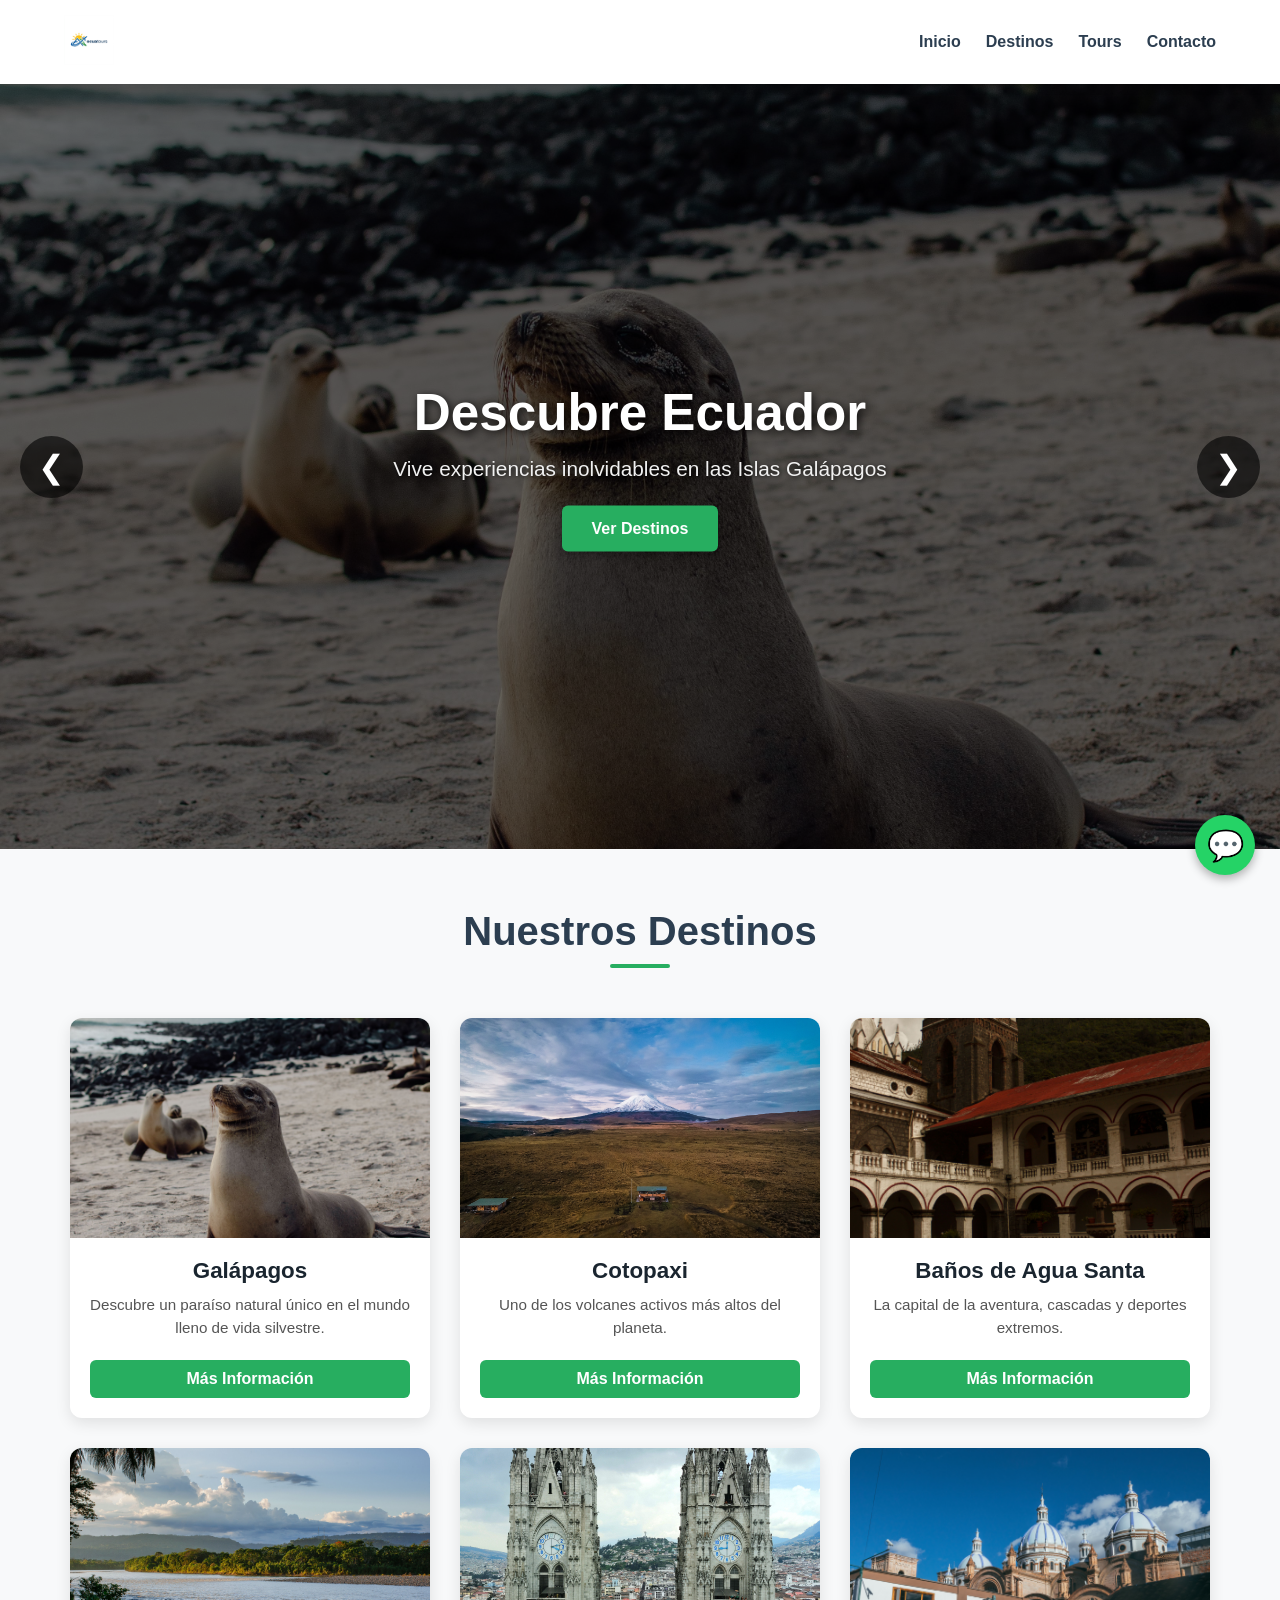
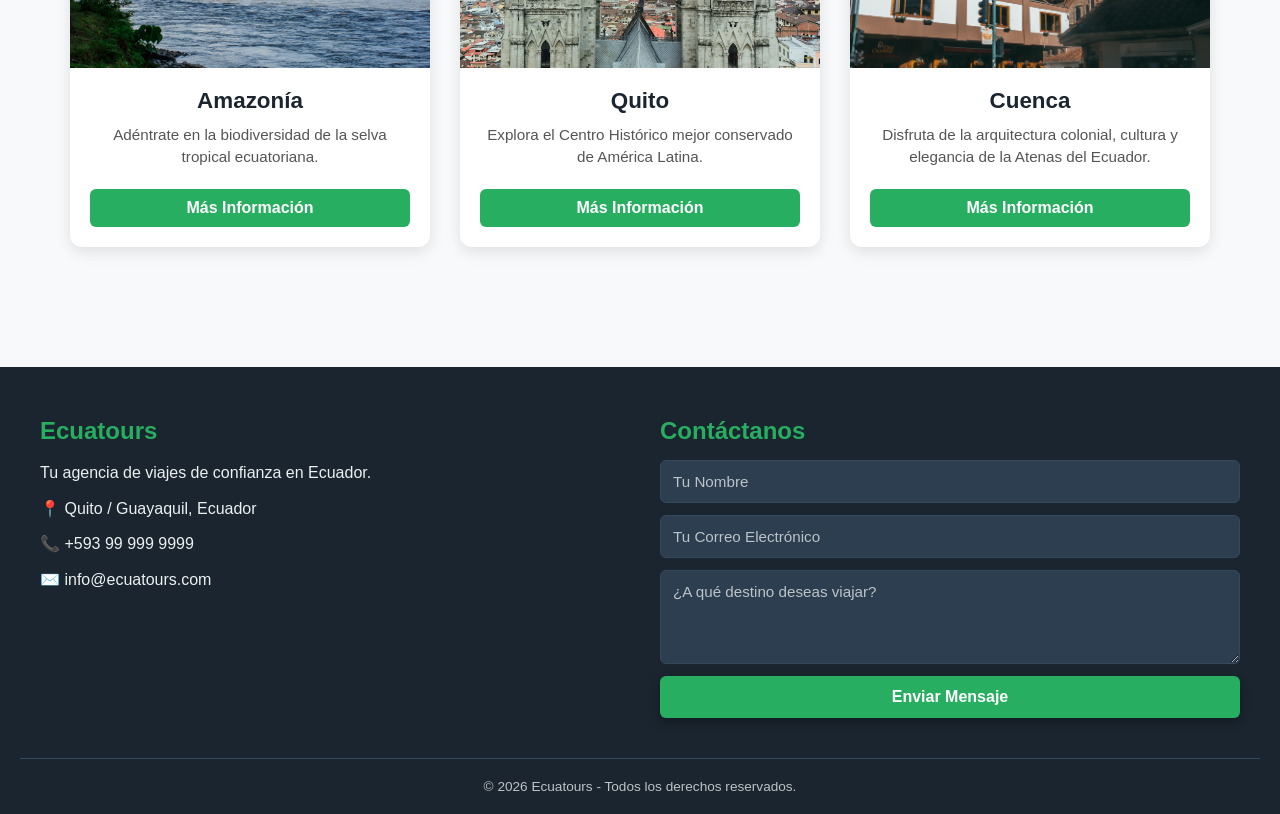
<file: index.html>
<!DOCTYPE html>
<html lang="es">
<head>
    <meta charset="UTF-8">
    <meta name="viewport" content="width=device-width, initial-scale=1.0">
    <title>Ecuatours - Agencia de Viajes</title>
    <link rel="stylesheet" href="style.css">
    <link rel="stylesheet" href="responsive.css">
    <link rel="stylesheet" href="animations.css">
</head>
<body>

    <!-- MENÚ NAVEGACIÓN -->
    <header>
        <div class="logo">
            <img src="images/Logo.jpg" alt="Ecuatours Logo">
        </div>
        <div class="menu-toggle" id="mobile-menu">
            <span></span>
            <span></span>
            <span></span>
        </div>
        <nav class="nav-links">
            <ul>
                <li><a href="#inicio">Inicio</a></li>
                <li><a href="#destinos">Destinos</a></li>
                <li><a href="tours.html">Tours</a></li>
                <li><a href="#contacto">Contacto</a></li>
            </ul>
        </nav>
    </header>

    <!-- BANNER SLIDER -->
    <section class="hero-slider" id="inicio">
        <div class="slider-container">
            <div class="slide active">
                <img src="images/Galapagos.jpg" alt="Galápagos">
                <div class="slide-content">
                    <h2>Descubre Ecuador</h2>
                    <p>Vive experiencias inolvidables en las Islas Galápagos</p>
                    <a href="#destinos" class="btn-hero">Ver Destinos</a>
                </div>
            </div>
            <div class="slide">
                <img src="images/Cotopaxi.jpg" alt="Cotopaxi">
                <div class="slide-content">
                    <h2>Aventura en los Andes</h2>
                    <p>Siente la adrenalina cerca del volcán Cotopaxi</p>
                    <a href="#destinos" class="btn-hero">Ver Destinos</a>
                </div>
            </div>
            <div class="slide">
                <img src="images/Amazonia.jpg" alt="Amazonía">
                <div class="slide-content">
                    <h2>Explora la Selva</h2>
                    <p>Sumérgete en la biodiversidad de la Amazonía</p>
                    <a href="#destinos" class="btn-hero">Ver Destinos</a>
                </div>
            </div>
        </div>
        <button class="prev-btn" id="prevBtn">&#10094;</button>
        <button class="next-btn" id="nextBtn">&#10095;</button>
    </section>

    <!-- SECCIÓN DE DESTINOS -->
    <section class="destinos" id="destinos">
        <h2>Nuestros Destinos</h2>
        <div class="contenedor-destinos">

            <div class="card">
                <img src="images/Galapagos.jpg" alt="Islas Galápagos">
                <div class="info">
                    <h3>Galápagos</h3>
                    <p>Descubre un paraíso natural único en el mundo lleno de vida silvestre.</p>
                    <a href="tours.html#galapagos" class="btn-card">Más Información</a>
                </div>
            </div>

            <div class="card">
                <img src="images/Cotopaxi.jpg" alt="Volcán Cotopaxi">
                <div class="info">
                    <h3>Cotopaxi</h3>
                    <p>Uno de los volcanes activos más altos del planeta.</p>
                    <a href="tours.html#cotopaxi" class="btn-card">Más Información</a>
                </div>
            </div>

            <div class="card">
                <img src="images/Baños.jpg" alt="Baños de Agua Santa">
                <div class="info">
                    <h3>Baños de Agua Santa</h3>
                    <p>La capital de la aventura, cascadas y deportes extremos.</p>
                    <a href="tours.html#banos" class="btn-card">Más Información</a>
                </div>
            </div>

            <div class="card">
                <img src="images/Amazonia.jpg" alt="Amazonía Ecuatoriana">
                <div class="info">
                    <h3>Amazonía</h3>
                    <p>Adéntrate en la biodiversidad de la selva tropical ecuatoriana.</p>
                    <a href="tours.html#amazonia" class="btn-card">Más Información</a>
                </div>
            </div>

            <div class="card">
                <img src="images/Quito.jpg" alt="Centro Histórico de Quito">
                <div class="info">
                    <h3>Quito</h3>
                    <p>Explora el Centro Histórico mejor conservado de América Latina.</p>
                    <a href="tours.html#quito" class="btn-card">Más Información</a>
                </div>
            </div>

            <div class="card">
                <img src="images/Cuenca.jpg" alt="Cuenca">
                <div class="info">
                    <h3>Cuenca</h3>
                    <p>Disfruta de la arquitectura colonial, cultura y elegancia de la Atenas del Ecuador.</p>
                    <a href="tours.html#cuenca" class="btn-card">Más Información</a>
                </div>
            </div>

        </div>
    </section>

    <!-- CONTACTO Y FOOTER -->
    <footer id="contacto">
        <div class="contenedor-footer">
            <div class="info-contacto">
                <h3>Ecuatours</h3>
                <p>Tu agencia de viajes de confianza en Ecuador.</p>
                <p>📍 Quito / Guayaquil, Ecuador</p>
                <p>📞 +593 99 999 9999</p>
                <p>✉️ info@ecuatours.com</p>
            </div>

            <div class="formulario-contacto">
                <h3>Contáctanos</h3>
                <form action="#" method="POST">
                    <input type="text" placeholder="Tu Nombre" required>
                    <input type="email" placeholder="Tu Correo Electrónico" required>
                    <textarea placeholder="¿A qué destino deseas viajar?" rows="4" required></textarea>
                    <button type="submit" class="btn-hero">Enviar Mensaje</button>
                </form>
            </div>
        </div>
        <div class="copyright">
            <p>&copy; 2026 Ecuatours - Todos los derechos reservados.</p>
        </div>
    </footer>

    <!-- SCRIPTS -->
    <script src="script.js"></script>
    <script src="slider.js"></script>
    <script src="menu.js"></script>
   <!-- Botón Flotante de WhatsApp -->
<a href="https://wa.me/593999999999?text=Hola%20Ecuatours,%20quiero%20información%20sobre%20sus%20tours" 
   class="btn-whatsapp" 
   target="_blank" 
   aria-label="Contactar por WhatsApp">
    💬
</a> 
</body>
</html>
</file>
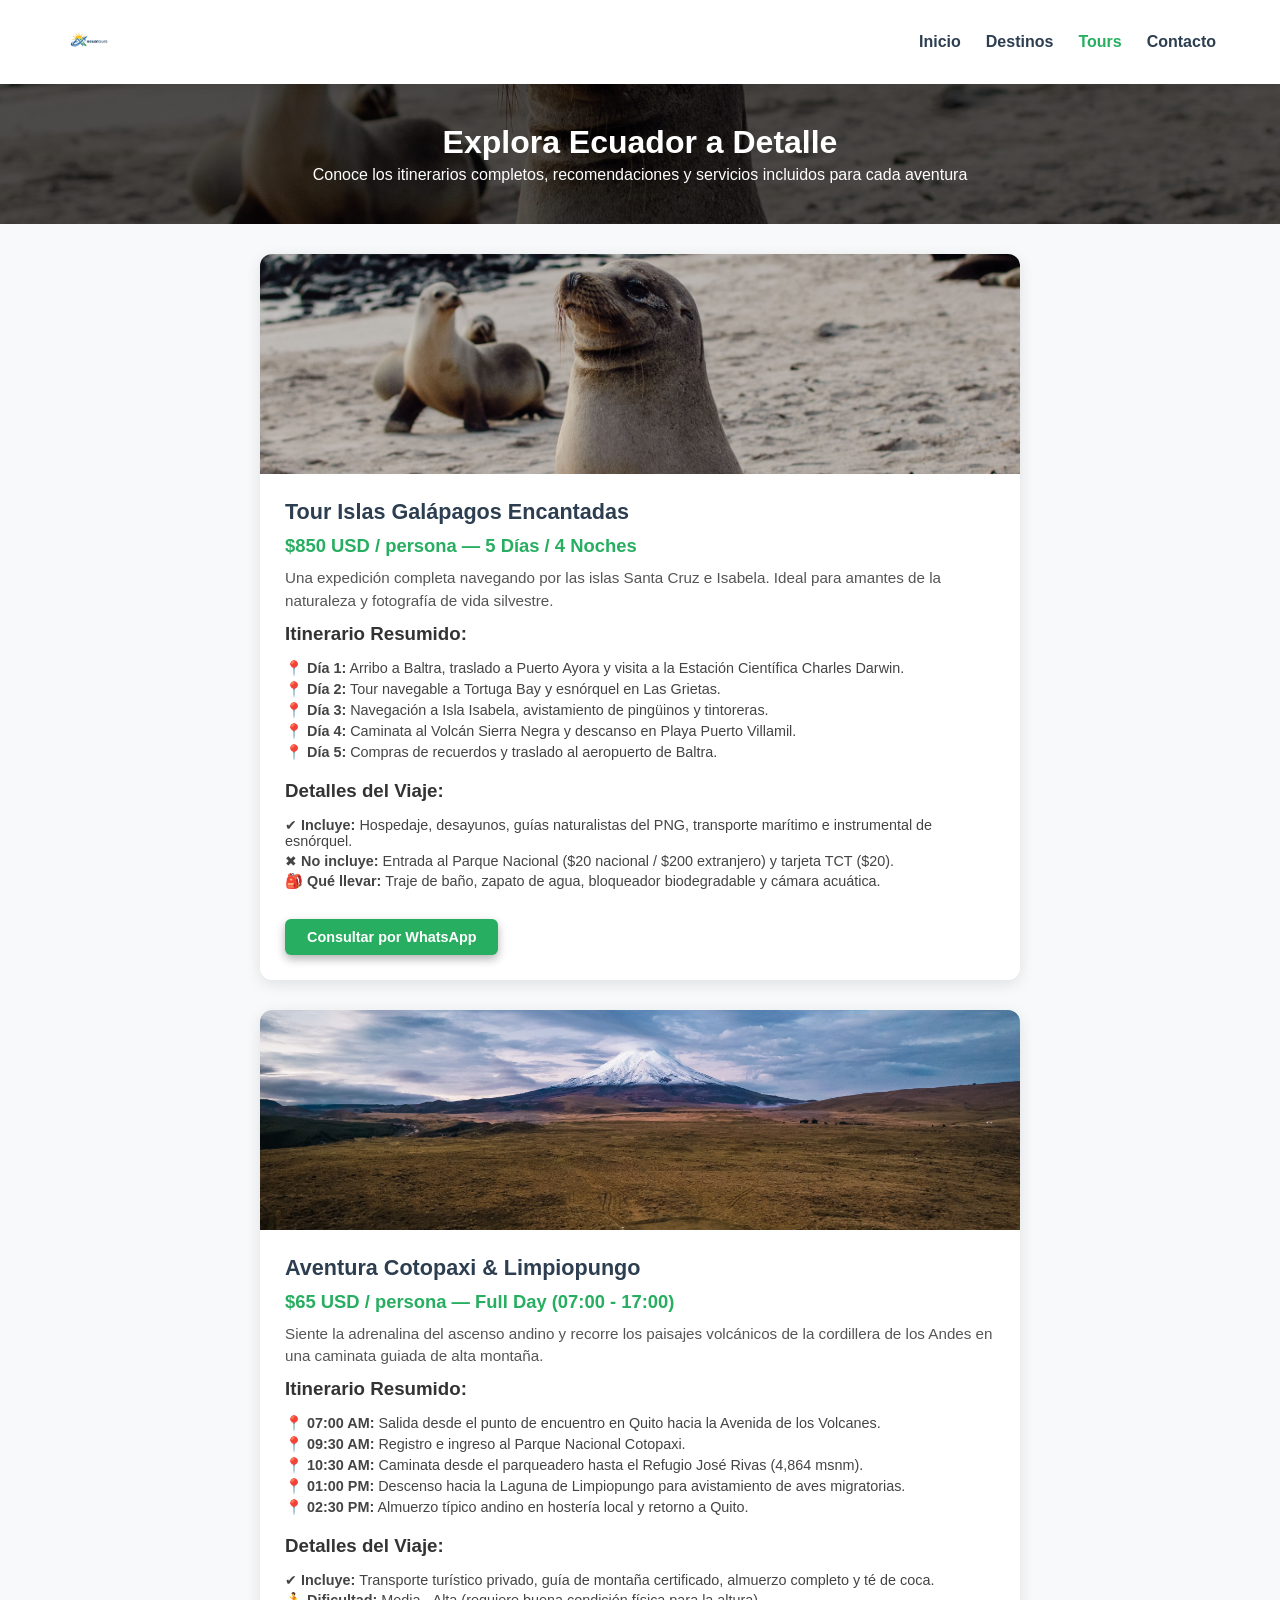
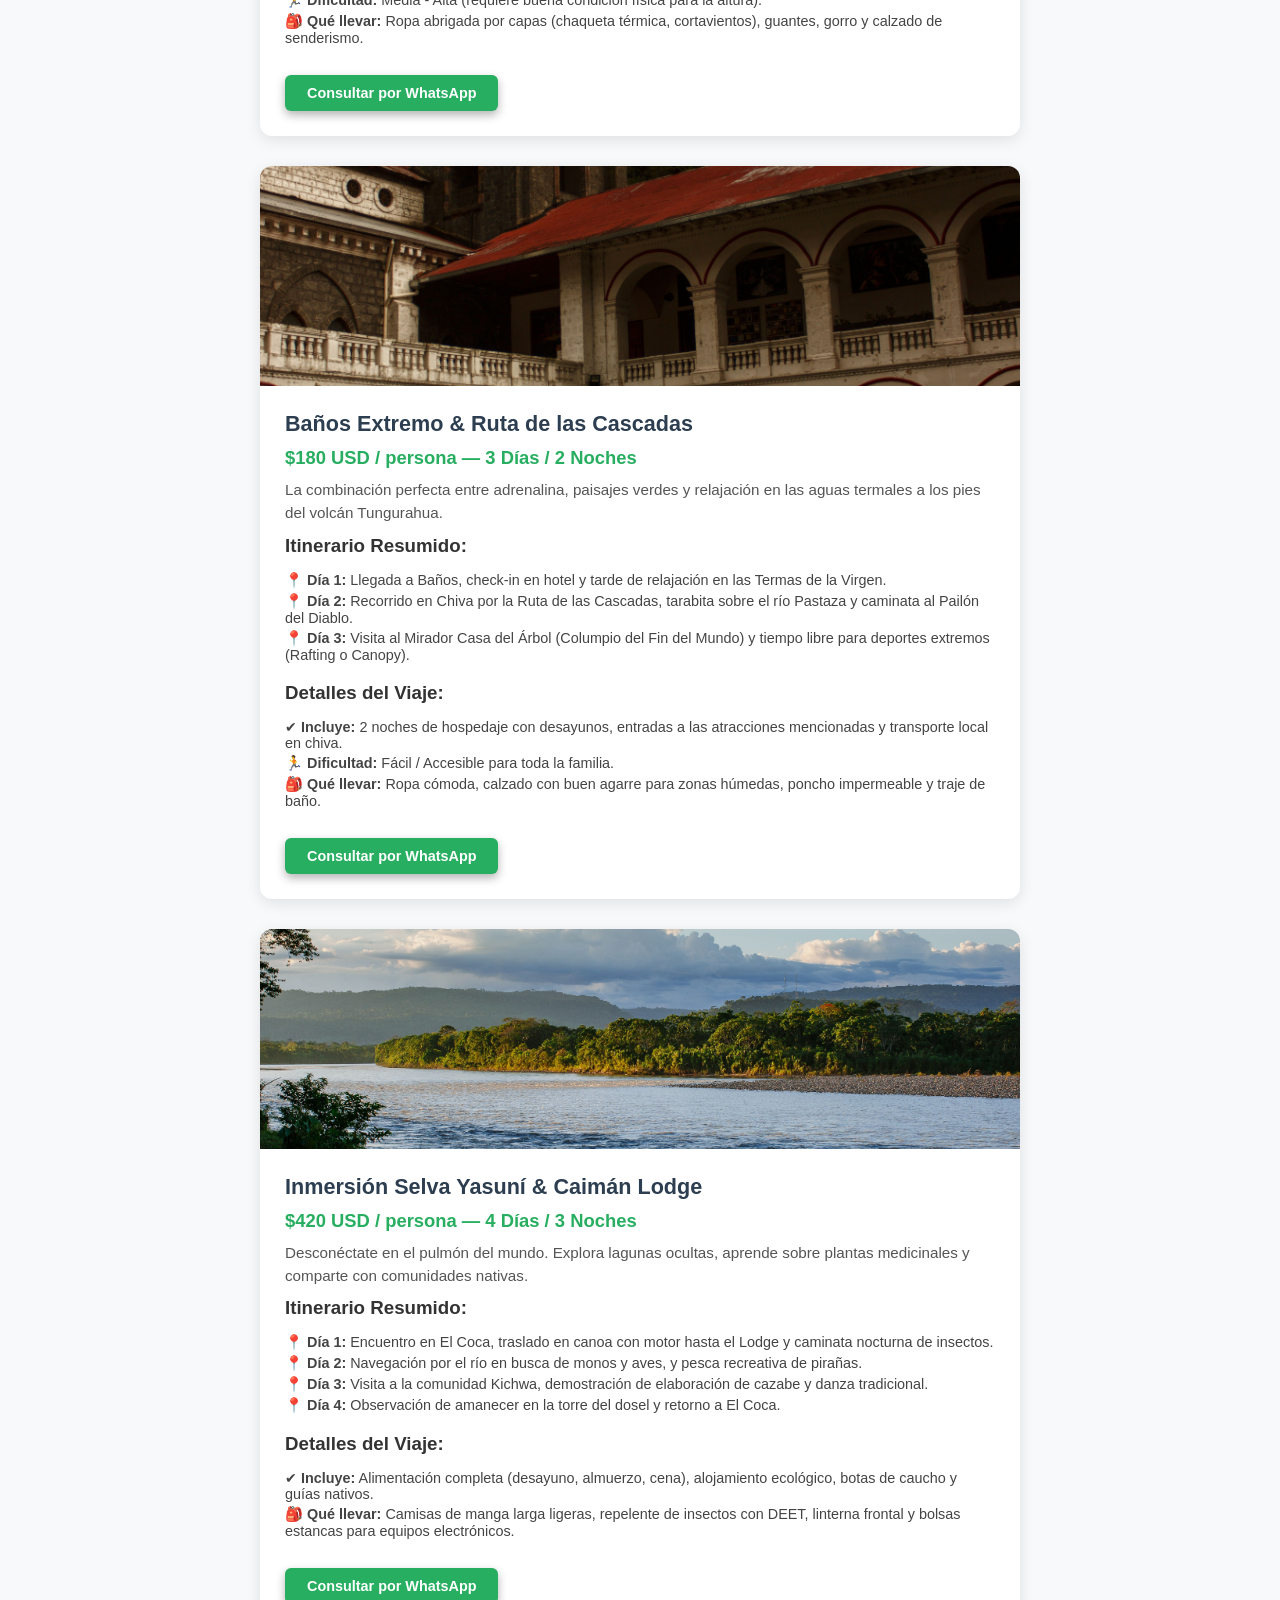
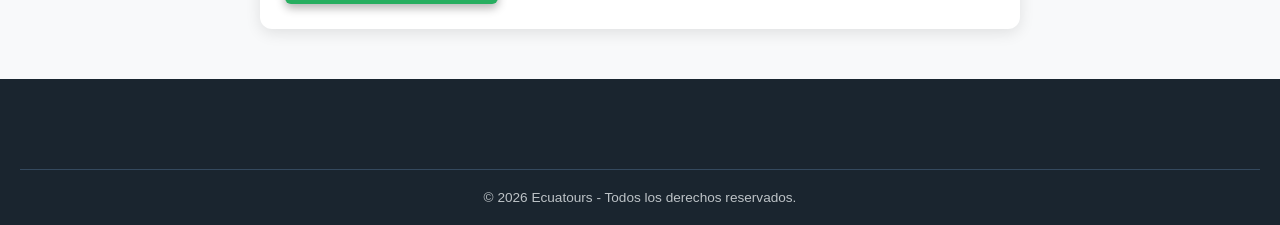
<file: tours.html>
<!DOCTYPE html>
<html lang="es">
<head>
    <meta charset="UTF-8">
    <meta name="viewport" content="width=device-width, initial-scale=1.0">
    <title>Ecuatours - Paquetes Turísticos Detallados</title>
    <link rel="stylesheet" href="style.css">
    <link rel="stylesheet" href="responsive.css">
</head>
<body>

    <!-- MENÚ NAVEGACIÓN -->
    <header>
        <div class="logo">
            <a href="index.html"><img src="images/Logo.jpg" alt="Ecuatours Logo"></a>
        </div>
        <div class="menu-toggle" id="mobile-menu">
            <span></span>
            <span></span>
            <span></span>
        </div>
        <nav class="nav-links">
            <ul>
                <li><a href="index.html#inicio">Inicio</a></li>
                <li><a href="index.html#destinos">Destinos</a></li>
                <li><a href="tours.html" class="active">Tours</a></li>
                <li><a href="index.html#contacto">Contacto</a></li>
            </ul>
        </nav>
    </header>

    <!-- BANNER DE PAQUETES -->
    <section class="banner-tours">
        <h1>Explora Ecuador a Detalle</h1>
        <p>Conoce los itinerarios completos, recomendaciones y servicios incluidos para cada aventura</p>
    </section>

    <!-- DETALLE DE TOURS -->
    <main class="tours-container">

        <!-- GALÁPAGOS -->
        <article class="tour-detail-card" id="galapagos">
            <img src="images/Galapagos.jpg" alt="Tour Galápagos">
            <div class="tour-info">
                <h2>Tour Islas Galápagos Encantadas</h2>
                <span class="precio">$850 USD / persona — 5 Días / 4 Noches</span>
                <p>Una expedición completa navegando por las islas Santa Cruz e Isabela. Ideal para amantes de la naturaleza y fotografía de vida silvestre.</p>
                
                <h3>Itinerario Resumido:</h3>
                <ul>
                    <li>📍 <strong>Día 1:</strong> Arribo a Baltra, traslado a Puerto Ayora y visita a la Estación Científica Charles Darwin.</li>
                    <li>📍 <strong>Día 2:</strong> Tour navegable a Tortuga Bay y esnórquel en Las Grietas.</li>
                    <li>📍 <strong>Día 3:</strong> Navegación a Isla Isabela, avistamiento de pingüinos y tintoreras.</li>
                    <li>📍 <strong>Día 4:</strong> Caminata al Volcán Sierra Negra y descanso en Playa Puerto Villamil.</li>
                    <li>📍 <strong>Día 5:</strong> Compras de recuerdos y traslado al aeropuerto de Baltra.</li>
                </ul>

                <h3>Detalles del Viaje:</h3>
                <ul>
                    <li>✔ <strong>Incluye:</strong> Hospedaje, desayunos, guías naturalistas del PNG, transporte marítimo e instrumental de esnórquel.</li>
                    <li>✖ <strong>No incluye:</strong> Entrada al Parque Nacional ($20 nacional / $200 extranjero) y tarjeta TCT ($20).</li>
                    <li>🎒 <strong>Qué llevar:</strong> Traje de baño, zapato de agua, bloqueador biodegradable y cámara acuática.</li>
                </ul>

                <a href="https://wa.me/593999999999?text=Hola%20Ecuatours,%20quiero%20más%20información%20del%20Tour%20Galápagos" class="btn-hero" target="_blank">Consultar por WhatsApp</a>
            </div>
        </article>

        <!-- COTOPAXI -->
        <article class="tour-detail-card" id="cotopaxi">
            <img src="images/Cotopaxi.jpg" alt="Tour Cotopaxi">
            <div class="tour-info">
                <h2>Aventura Cotopaxi & Limpiopungo</h2>
                <span class="precio">$65 USD / persona — Full Day (07:00 - 17:00)</span>
                <p>Siente la adrenalina del ascenso andino y recorre los paisajes volcánicos de la cordillera de los Andes en una caminata guiada de alta montaña.</p>
                
                <h3>Itinerario Resumido:</h3>
                <ul>
                    <li>📍 <strong>07:00 AM:</strong> Salida desde el punto de encuentro en Quito hacia la Avenida de los Volcanes.</li>
                    <li>📍 <strong>09:30 AM:</strong> Registro e ingreso al Parque Nacional Cotopaxi.</li>
                    <li>📍 <strong>10:30 AM:</strong> Caminata desde el parqueadero hasta el Refugio José Rivas (4,864 msnm).</li>
                    <li>📍 <strong>01:00 PM:</strong> Descenso hacia la Laguna de Limpiopungo para avistamiento de aves migratorias.</li>
                    <li>📍 <strong>02:30 PM:</strong> Almuerzo típico andino en hostería local y retorno a Quito.</li>
                </ul>

                <h3>Detalles del Viaje:</h3>
                <ul>
                    <li>✔ <strong>Incluye:</strong> Transporte turístico privado, guía de montaña certificado, almuerzo completo y té de coca.</li>
                    <li>🏃 <strong>Dificultad:</strong> Media - Alta (requiere buena condición física para la altura).</li>
                    <li>🎒 <strong>Qué llevar:</strong> Ropa abrigada por capas (chaqueta térmica, cortavientos), guantes, gorro y calzado de senderismo.</li>
                </ul>

                <a href="https://wa.me/593999999999?text=Hola%20Ecuatours,%20quiero%20más%20información%20del%20Tour%20Cotopaxi" class="btn-hero" target="_blank">Consultar por WhatsApp</a>
            </div>
        </article>

        <!-- BAÑOS -->
        <article class="tour-detail-card" id="banos">
            <img src="images/Baños.jpg" alt="Tour Baños de Agua Santa">
            <div class="tour-info">
                <h2>Baños Extremo & Ruta de las Cascadas</h2>
                <span class="precio">$180 USD / persona — 3 Días / 2 Noches</span>
                <p>La combinación perfecta entre adrenalina, paisajes verdes y relajación en las aguas termales a los pies del volcán Tungurahua.</p>
                
                <h3>Itinerario Resumido:</h3>
                <ul>
                    <li>📍 <strong>Día 1:</strong> Llegada a Baños, check-in en hotel y tarde de relajación en las Termas de la Virgen.</li>
                    <li>📍 <strong>Día 2:</strong> Recorrido en Chiva por la Ruta de las Cascadas, tarabita sobre el río Pastaza y caminata al Pailón del Diablo.</li>
                    <li>📍 <strong>Día 3:</strong> Visita al Mirador Casa del Árbol (Columpio del Fin del Mundo) y tiempo libre para deportes extremos (Rafting o Canopy).</li>
                </ul>

                <h3>Detalles del Viaje:</h3>
                <ul>
                    <li>✔ <strong>Incluye:</strong> 2 noches de hospedaje con desayunos, entradas a las atracciones mencionadas y transporte local en chiva.</li>
                    <li>🏃 <strong>Dificultad:</strong> Fácil / Accesible para toda la familia.</li>
                    <li>🎒 <strong>Qué llevar:</strong> Ropa cómoda, calzado con buen agarre para zonas húmedas, poncho impermeable y traje de baño.</li>
                </ul>

                <a href="https://wa.me/593999999999?text=Hola%20Ecuatours,%20quiero%20más%20información%20del%20Tour%20Baños" class="btn-hero" target="_blank">Consultar por WhatsApp</a>
            </div>
        </article>

        <!-- AMAZONÍA -->
        <article class="tour-detail-card" id="amazonia">
            <img src="images/Amazonia.jpg" alt="Tour Amazonía">
            <div class="tour-info">
                <h2>Inmersión Selva Yasuní & Caimán Lodge</h2>
                <span class="precio">$420 USD / persona — 4 Días / 3 Noches</span>
                <p>Desconéctate en el pulmón del mundo. Explora lagunas ocultas, aprende sobre plantas medicinales y comparte con comunidades nativas.</p>
                
                <h3>Itinerario Resumido:</h3>
                <ul>
                    <li>📍 <strong>Día 1:</strong> Encuentro en El Coca, traslado en canoa con motor hasta el Lodge y caminata nocturna de insectos.</li>
                    <li>📍 <strong>Día 2:</strong> Navegación por el río en busca de monos y aves, y pesca recreativa de pirañas.</li>
                    <li>📍 <strong>Día 3:</strong> Visita a la comunidad Kichwa, demostración de elaboración de cazabe y danza tradicional.</li>
                    <li>📍 <strong>Día 4:</strong> Observación de amanecer en la torre del dosel y retorno a El Coca.</li>
                </ul>

                <h3>Detalles del Viaje:</h3>
                <ul>
                    <li>✔ <strong>Incluye:</strong> Alimentación completa (desayuno, almuerzo, cena), alojamiento ecológico, botas de caucho y guías nativos.</li>
                    <li>🎒 <strong>Qué llevar:</strong> Camisas de manga larga ligeras, repelente de insectos con DEET, linterna frontal y bolsas estancas para equipos electrónicos.</li>
                </ul>

                <a href="https://wa.me/593999999999?text=Hola%20Ecuatours,%20quiero%20más%20información%20del%20Tour%20Amazonía" class="btn-hero" target="_blank">Consultar por WhatsApp</a>
            </div>
        </article>

    </main>

    <!-- FOOTER -->
    <footer>
        <div class="copyright">
            <p>&copy; 2026 Ecuatours - Todos los derechos reservados.</p>
        </div>
    </footer>

    <script src="menu.js"></script>
</body>
</html>
</file>
<file: style.css>
/* ==========================================
   RESET Y CONFIGURACIÓN GENERAL
   ========================================== */
* {
    margin: 0;
    padding: 0;
    box-sizing: border-box;
    font-family: 'Poppins', sans-serif;
}

body {
    background-color: #f8f9fa;
    color: #333333;
}

/* ==========================================
   HEADER Y NAVEGACIÓN
   ========================================== */
header {
    background-color: #ffffff;
    display: flex;
    justify-content: space-between;
    align-items: center;
    padding: 15px 5%;
    box-shadow: 0 2px 10px rgba(0,0,0,0.1);
    position: sticky;
    top: 0;
    z-index: 1000;
}

.logo img {
    height: 50px;
    object-fit: contain;
}

.nav-links ul {
    display: flex;
    list-style: none;
    gap: 25px;
}

.nav-links a {
    text-decoration: none;
    color: #2c3e50;
    font-weight: 600;
    transition: color 0.3s ease;
}

.nav-links a:hover,
.nav-links a.active {
    color: #27ae60;
}

/* ==========================================
   HERO SLIDER (INDEX.HTML)
   ========================================== */
.hero-slider {
    position: relative;
    width: 100%;
    height: 85vh;
    overflow: hidden;
    background-color: #000000;
}

.slide {
    position: absolute;
    top: 0;
    left: 0;
    width: 100%;
    height: 100%;
    opacity: 0;
    transition: opacity 0.8s ease-in-out;
}

.slide.active {
    opacity: 1;
}

.slide img {
    width: 100%;
    height: 100%;
    object-fit: cover;
}

.slide::after {
    content: '';
    position: absolute;
    top: 0;
    left: 0;
    width: 100%;
    height: 100%;
    background: rgba(0, 0, 0, 0.55);
}

.slide-content {
    position: absolute;
    top: 50%;
    left: 50%;
    transform: translate(-50%, -50%);
    text-align: center;
    color: #ffffff !important;
    z-index: 10;
    width: 90%;
    max-width: 800px;
}

.slide-content h2 {
    font-size: 3.2rem;
    color: #ffffff !important;
    margin-bottom: 15px;
    font-weight: 700;
    text-shadow: 2px 2px 8px rgba(0, 0, 0, 0.8);
}

.slide-content p {
    font-size: 1.3rem;
    color: #f1f1f1 !important;
    margin-bottom: 25px;
    text-shadow: 1px 1px 5px rgba(0, 0, 0, 0.8);
}

.btn-hero {
    display: inline-block;
    padding: 14px 30px;
    background-color: #27ae60;
    color: #ffffff !important;
    text-decoration: none;
    font-weight: bold;
    font-size: 1rem;
    border-radius: 6px;
    box-shadow: 0 4px 10px rgba(0,0,0,0.3);
    transition: all 0.3s ease;
}

.btn-hero:hover {
    background-color: #1e8449;
    transform: translateY(-2px);
}

.prev-btn, .next-btn {
    position: absolute;
    top: 50%;
    transform: translateY(-50%);
    background: rgba(0, 0, 0, 0.6);
    color: #ffffff;
    border: none;
    font-size: 2rem;
    padding: 12px 18px;
    cursor: pointer;
    z-index: 20;
    border-radius: 50%;
    transition: background 0.3s ease;
}

.prev-btn { left: 20px; }
.next-btn { right: 20px; }

.prev-btn:hover, .next-btn:hover {
    background: #27ae60;
}

/* ==========================================
   SECCIÓN DESTINOS (INDEX.HTML)
   ========================================== */
.destinos {
    padding: 60px 20px;
    max-width: 1200px;
    margin: 0 auto;
    text-align: center;
}

.destinos h2 {
    font-size: 2.5rem;
    color: #2c3e50;
    margin-bottom: 40px;
    position: relative;
    display: inline-block;
}

.destinos h2::after {
    content: '';
    width: 60px;
    height: 4px;
    background-color: #27ae60;
    display: block;
    margin: 10px auto 0;
    border-radius: 2px;
}

.contenedor-destinos {
    display: grid;
    grid-template-columns: repeat(auto-fit, minmax(300px, 1fr));
    gap: 30px;
    padding: 10px;
}

.card {
    background-color: #ffffff;
    border-radius: 12px;
    overflow: hidden;
    box-shadow: 0 5px 15px rgba(0, 0, 0, 0.1);
    transition: transform 0.3s ease, box-shadow 0.3s ease;
    display: flex;
    flex-direction: column;
}

.card:hover {
    transform: translateY(-8px);
    box-shadow: 0 12px 20px rgba(0, 0, 0, 0.15);
}

.card img {
    width: 100%;
    height: 220px;
    object-fit: cover;
}

.card .info {
    padding: 20px;
    display: flex;
    flex-direction: column;
    flex-grow: 1;
    justify-content: space-between;
}

.card .info h3 {
    font-size: 1.4rem;
    color: #1a252f;
    margin-bottom: 10px;
}

.card .info p {
    font-size: 0.95rem;
    color: #555555;
    line-height: 1.5;
    margin-bottom: 20px;
}

.btn-card {
    display: inline-block;
    padding: 10px 20px;
    background-color: #27ae60;
    color: #ffffff;
    text-decoration: none;
    border-radius: 6px;
    font-weight: bold;
    transition: background-color 0.3s ease;
}

.btn-card:hover {
    background-color: #1e8449;
}

/* ==========================================
   PÁGINA DE TOURS (TOURS.HTML) - DISEÑO VERTICAL
   ========================================== */
.banner-tours {
    background: linear-gradient(rgba(0,0,0,0.6), rgba(0,0,0,0.6)), url('images/Galapagos.jpg') center/cover;
    color: #ffffff;
    text-align: center;
    padding: 40px 20px;
}

.banner-tours h1 {
    font-size: 2rem;
    margin-bottom: 5px;
}

.tours-container {
    max-width: 800px;
    margin: 30px auto;
    padding: 0 20px;
    display: flex;
    flex-direction: column;
    gap: 30px;
}

.tour-detail-card {
    background: #ffffff;
    border-radius: 12px;
    overflow: hidden;
    box-shadow: 0 4px 15px rgba(0,0,0,0.1);
    display: flex;
    flex-direction: column; /* Imagen arriba, texto abajo de forma limpia */
}

.tour-detail-card img {
    width: 100%;
    height: 220px; /* Altura fija perfecta para la foto */
    object-fit: cover;
}

.tour-info {
    padding: 25px;
    display: flex;
    flex-direction: column;
    gap: 10px;
}

.tour-info h2 {
    color: #2c3e50;
    font-size: 1.35rem;
}

.tour-info .precio {
    color: #27ae60;
    font-size: 1.15rem;
    font-weight: 700;
}

.tour-info p {
    font-size: 0.95rem;
    color: #555555;
    line-height: 1.5;
}

.tour-info ul {
    list-style: none;
    margin: 5px 0;
}

.tour-info li {
    font-size: 0.9rem;
    color: #444444;
    margin-bottom: 4px;
}

.tour-info .btn-hero {
    align-self: flex-start;
    padding: 10px 22px;
    font-size: 0.9rem;
    border-radius: 6px;
    margin-top: 10px;
}

/* ==========================================
   FOOTER Y CONTACTO
   ========================================== */
footer {
    background-color: #1a252f;
    color: #ffffff;
    padding: 50px 20px 20px;
    margin-top: 50px;
}

.contenedor-footer {
    max-width: 1200px;
    margin: 0 auto;
    display: grid;
    grid-template-columns: repeat(auto-fit, minmax(300px, 1fr));
    gap: 40px;
}

.info-contacto h3, 
.formulario-contacto h3 {
    color: #27ae60;
    margin-bottom: 15px;
    font-size: 1.5rem;
}

.info-contacto p {
    margin-bottom: 10px;
    color: #ecf0f1;
    line-height: 1.6;
}

.formulario-contacto form {
    display: flex;
    flex-direction: column;
    gap: 12px;
}

.formulario-contacto input,
.formulario-contacto textarea {
    width: 100%;
    padding: 12px;
    border: 1px solid #34495e;
    border-radius: 6px;
    background-color: #2c3e50;
    color: #ffffff;
    font-size: 0.95rem;
}

.formulario-contacto input::placeholder,
.formulario-contacto textarea::placeholder {
    color: #bdc3c7;
}

.formulario-contacto button {
    border: none;
    cursor: pointer;
    font-size: 1rem;
    padding: 12px;
    background-color: #27ae60;
    color: white;
    border-radius: 6px;
    font-weight: bold;
    transition: background-color 0.3s ease;
}

.formulario-contacto button:hover {
    background-color: #1e8449;
}

.copyright {
    text-align: center;
    border-top: 1px solid #34495e;
    margin-top: 40px;
    padding-top: 20px;
    font-size: 0.85rem;
    color: #bdc3c7;
}

/* ==========================================
   BOTÓN FLOTANTE WHATSAPP
   ========================================== */
.btn-whatsapp {
    position: fixed;
    bottom: 25px;
    right: 25px;
    background-color: #25d366;
    color: #ffffff;
    width: 60px;
    height: 60px;
    border-radius: 50%;
    display: flex;
    justify-content: center;
    align-items: center;
    font-size: 30px;
    box-shadow: 0 4px 10px rgba(0, 0, 0, 0.3);
    text-decoration: none;
    z-index: 1000;
    transition: transform 0.3s ease, background-color 0.3s ease;
}

.btn-whatsapp:hover {
    transform: scale(1.1);
    background-color: #128c7e;
}

/* ==========================================
   RESPONSIVE DESIGN (MÓVILES Y TABLETS)
   ========================================== */
@media (max-width: 768px) {
    .tour-detail-card {
        flex-direction: column;
    }
    .tour-detail-card img, 
    .tour-info {
        width: 100%;
    }
    .slide-content h2 {
        font-size: 2rem;
    }
    .slide-content p {
        font-size: 1rem;
    }
}
</file>
<file: responsive.css>
/* ==========================================
   ADAPTABILIDAD MÓVIL Y TABLETS (RESPONSIVE)
   ========================================== */

/* Tablets y pantallas medianas (máximo 992px) */
@media (max-width: 992px) {
    .tours-container {
        max-width: 90%;
        padding: 0 10px;
    }

    .tour-info {
        padding: 20px;
    }
}

/* Teléfonos móviles (máximo 768px) */
@media (max-width: 768px) {
    /* Ajustes del Menú de Navegación */
    header {
        padding: 12px 20px;
    }

    .menu-toggle {
        display: flex;
        flex-direction: column;
        gap: 5px;
        cursor: pointer;
    }

    .menu-toggle span {
        width: 28px;
        height: 3px;
        background-color: #2c3e50;
        border-radius: 2px;
    }

    .nav-links {
        display: none; /* Oculto por defecto, se activa con JS */
        position: absolute;
        top: 100%;
        left: 0;
        width: 100%;
        background-color: #ffffff;
        box-shadow: 0 5px 10px rgba(0,0,0,0.1);
    }

    .nav-links.active {
        display: block;
    }

    .nav-links ul {
        flex-direction: column;
        gap: 0;
        text-align: center;
    }

    .nav-links li {
        border-bottom: 1px solid #f0f0f0;
    }

    .nav-links a {
        display: block;
        padding: 15px;
    }

    /* Ajustes del Banner */
    .banner-tours {
        padding: 30px 15px;
    }

    .banner-tours h1 {
        font-size: 1.6rem;
    }

    .banner-tours p {
        font-size: 0.95rem;
    }

    /* Tarjetas de Tours en Celulares */
    .tour-detail-card {
        border-radius: 10px;
    }

    .tour-detail-card img {
        height: 180px; /* Reducimos la altura de la foto en móviles */
    }

    .tour-info {
        padding: 18px 15px;
    }

    .tour-info h2 {
        font-size: 1.2rem;
    }

    .tour-info .precio {
        font-size: 1rem;
    }

    .tour-info h3 {
        font-size: 0.95rem;
    }

    .tour-info li {
        font-size: 0.85rem;
    }

    .tour-info .btn-hero {
        width: 100%; /* El botón ocupa todo el ancho en celular */
        text-align: center;
    }
}
</file>
<file: animations.css>
/* ==========================================
   ANIMACIONES Y EFECTOS
   ========================================== */

/* Entrada suave desde abajo */
@keyframes fadeInUp {
    from {
        opacity: 0;
        transform: translateY(30px);
    }
    to {
        opacity: 1;
        transform: translateY(0);
    }
}

/* Aplicar animación a las tarjetas de destinos y tours */
.card, .tour-item {
    animation: fadeInUp 0.6s ease-out forwards;
}

/* Animación para el texto del banner */
.slide-content h2 {
    animation: fadeInUp 0.8s ease-out;
}

.slide-content p {
    animation: fadeInUp 1s ease-out;
}

/* Efecto de pulso en botones de acción principal */
@keyframes pulse {
    0% { transform: scale(1); }
    50% { transform: scale(1.03); }
    100% { transform: scale(1); }
}

.btn-hero:hover {
    animation: pulse 1s infinite;
}
</file>
